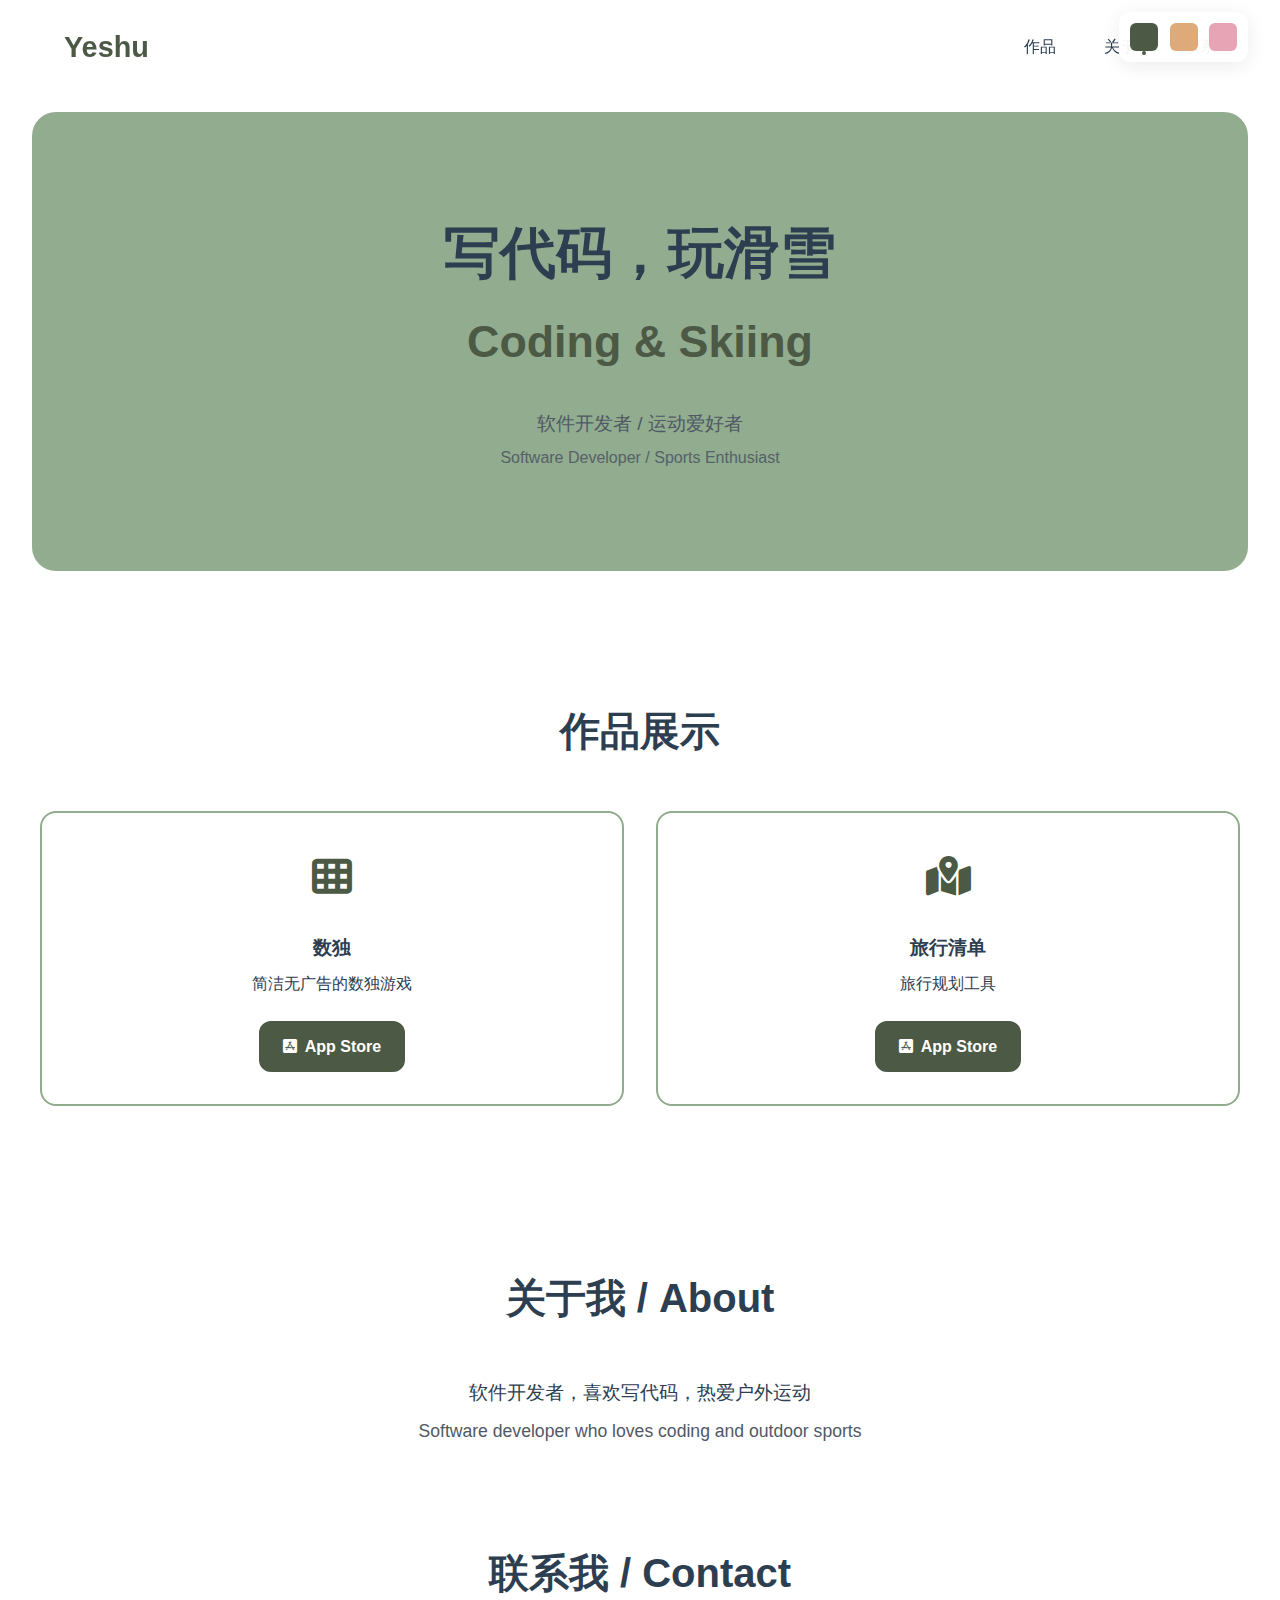
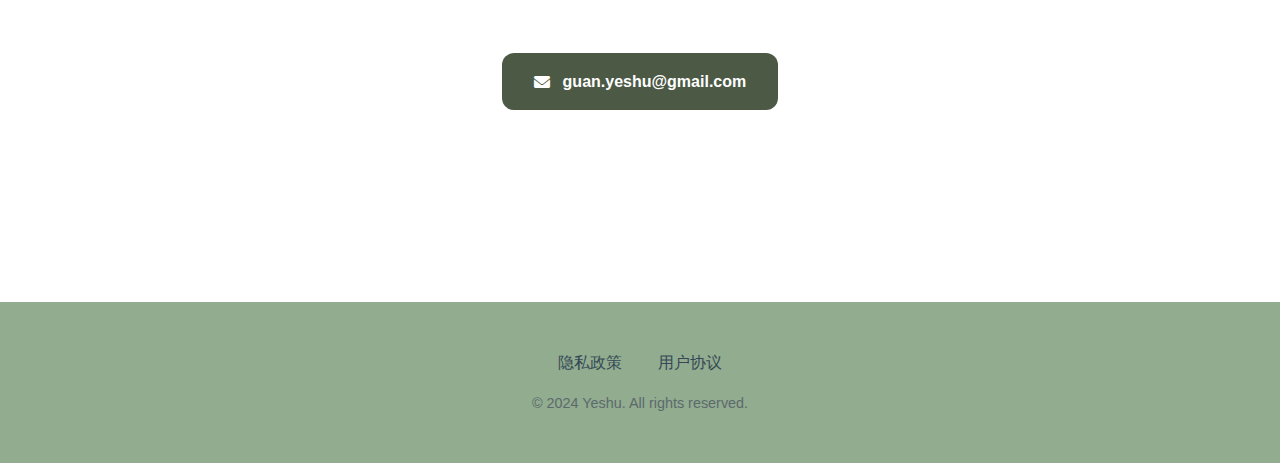
<file: index.html>
<!DOCTYPE html>
<html lang="zh">
<head>
    <meta charset="UTF-8">
    <meta name="viewport" content="width=device-width, initial-scale=1.0">
    <title>Yeshu Apps</title>
    <link rel="stylesheet" href="styles.css">
    <link rel="stylesheet" href="https://cdnjs.cloudflare.com/ajax/libs/font-awesome/6.0.0/css/all.min.css">
</head>
<body>
    <header>
        <nav>
            <div class="logo">Yeshu</div>
            <div class="theme-switcher">
                <button class="theme-btn theme-1 active" data-theme="green"></button>
                <button class="theme-btn theme-2" data-theme="warm"></button>
                <button class="theme-btn theme-3" data-theme="pink"></button>
            </div>
            <ul class="nav-links">
                <li><a href="#apps">作品</a></li>
                <li><a href="#about">关于</a></li>
                <li><a href="#contact">联系</a></li>
            </ul>
        </nav>
    </header>

    <main>
        <section class="hero">
            <h1>写代码，玩滑雪</h1>
            <h1 class="hero-en">Coding & Skiing</h1>
            <p>软件开发者 / 运动爱好者</p>
            <p class="subtitle-en">Software Developer / Sports Enthusiast</p>
        </section>

        <section id="apps" class="apps-grid">
            <h2>作品展示</h2>
            <div class="app-cards">
                <div class="app-card">
                    <div class="app-icon">
                        <i class="fas fa-th"></i>
                    </div>
                    <h3>数独</h3>
                    <p>简洁无广告的数独游戏</p>
                    <a href="https://apps.apple.com/us/app/%E6%95%B0%E7%8B%AC-%E7%AE%80%E6%B4%81%E6%97%A0%E5%B9%BF%E5%91%8A%E6%95%B0%E7%8B%AC%E6%B8%B8%E6%88%8F/id1591771209" class="app-store-button">
                        <i class="fab fa-app-store-ios"></i> App Store
                    </a>
                </div>
                
                <div class="app-card">
                    <div class="app-icon">
                        <i class="fas fa-map-marked-alt"></i>
                    </div>
                    <h3>旅行清单</h3>
                    <p>旅行规划工具</p>
                    <a href="https://apps.apple.com/us/app/%E5%B1%B1%E6%B5%B7-%E6%97%85%E8%A1%8C%E6%B8%85%E5%8D%95-%E6%97%85%E8%A1%8C%E6%97%A5%E8%AE%B0/id6465693593" class="app-store-button">
                        <i class="fab fa-app-store-ios"></i> App Store
                    </a>
                </div>
            </div>
        </section>

        <section id="about" class="about">
            <h2>关于我 / About</h2>
            <div class="about-content">
                <p class="about-description">软件开发者，喜欢写代码，热爱户外运动</p>
                <p class="about-description-en">Software developer who loves coding and outdoor sports</p>
            </div>
        </section>

        <section id="contact" class="contact">
            <h2>联系我 / Contact</h2>
            <div class="contact-buttons">
                <a href="mailto:guan.yeshu@gmail.com" class="contact-button">
                    <i class="fas fa-envelope"></i> guan.yeshu@gmail.com
                </a>
            </div>
        </section>
    </main>

    <footer>
        <div class="footer-content">
            <div class="footer-links">
                <a href="privacy.html">隐私政策</a>
                <a href="agreement.html">用户协议</a>
            </div>
            <p class="copyright">© 2024 Yeshu. All rights reserved.</p>
        </div>
    </footer>
    <script src="theme.js"></script>
</body>
</html>
</file>
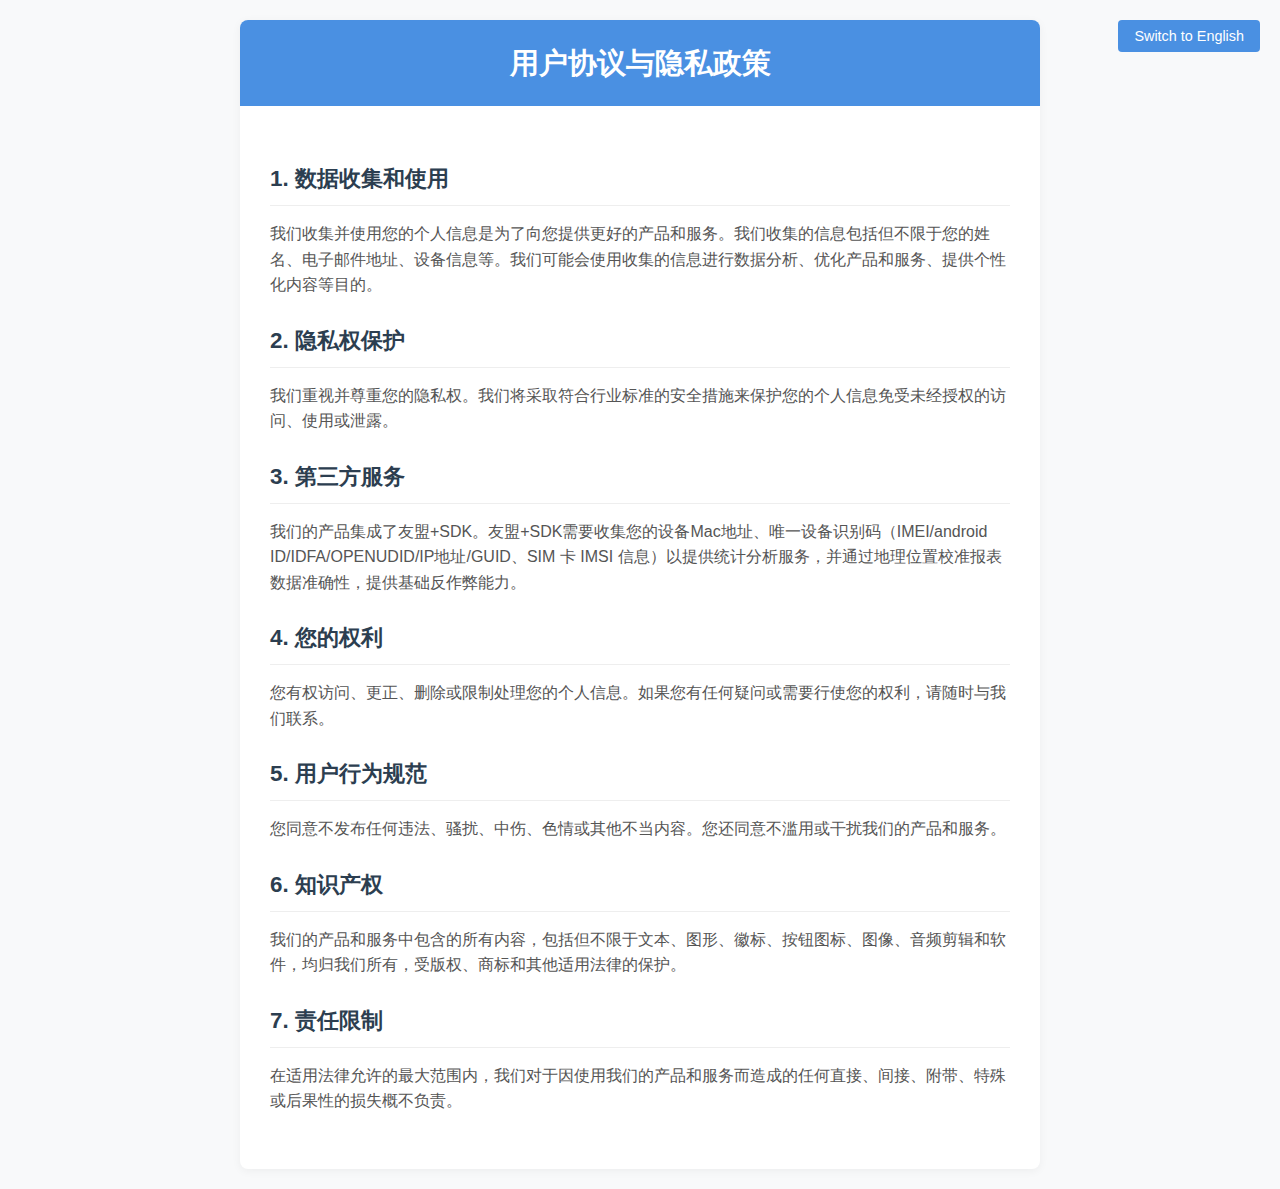
<file: agreement-and-privacy.html>
<!DOCTYPE html>
<html>
<head>
    <title>Agreement and Privacy</title>
    <meta charset="UTF-8">
    <meta name="viewport" content="width=device-width, initial-scale=1.0">
    <style>
        * {
            margin: 0;
            padding: 0;
            box-sizing: border-box;
        }

        body {
            font-family: -apple-system, BlinkMacSystemFont, "Segoe UI", Roboto, sans-serif;
            line-height: 1.6;
            background-color: #f8f9fa;
            color: #333;
            padding: 20px;
        }

        .container {
            max-width: 800px;
            margin: 0 auto;
            background: white;
            border-radius: 8px;
            box-shadow: 0 2px 10px rgba(0,0,0,0.05);
            overflow: hidden;
        }

        .header {
            background-color: #4a90e2;
            padding: 20px;
            text-align: center;
        }

        .content {
            padding: 30px;
        }

        h1 {
            color: white;
            font-size: 1.8em;
            margin: 0;
        }

        h2 {
            color: #2c3e50;
            font-size: 1.4em;
            margin: 25px 0 15px;
            padding-bottom: 8px;
            border-bottom: 1px solid #eee;
        }

        p {
            margin-bottom: 15px;
            color: #555;
        }

        .language-switch {
            position: fixed;
            top: 20px;
            right: 20px;
            background-color: #4a90e2;
            color: white;
            padding: 8px 16px;
            border: none;
            border-radius: 4px;
            cursor: pointer;
            font-size: 0.9em;
            transition: background-color 0.3s;
        }

        .language-switch:hover {
            background-color: #357abd;
        }

        .hidden {
            display: none;
        }

        @media (max-width: 768px) {
            body {
                padding: 10px;
            }
            
            .content {
                padding: 20px;
            }
            
            .language-switch {
                top: 10px;
                right: 10px;
            }
        }

        .section {
            margin-bottom: 25px;
        }
    </style>
</head>
<body>
    <button class="language-switch" onclick="toggleLanguage()">Switch to English</button>

    <div class="container">
        <div class="header">
            <h1>用户协议与隐私政策</h1>
        </div>

        <div class="content">
            <!-- 中文版本 -->
            <div id="chinese">
                <div class="section">
                    <h2>1. 数据收集和使用</h2>
                    <p>我们收集并使用您的个人信息是为了向您提供更好的产品和服务。我们收集的信息包括但不限于您的姓名、电子邮件地址、设备信息等。我们可能会使用收集的信息进行数据分析、优化产品和服务、提供个性化内容等目的。</p>
                </div>

                <div class="section">
                    <h2>2. 隐私权保护</h2>
                    <p>我们重视并尊重您的隐私权。我们将采取符合行业标准的安全措施来保护您的个人信息免受未经授权的访问、使用或泄露。</p>
                </div>

                <div class="section">
                    <h2>3. 第三方服务</h2>
                    <p>我们的产品集成了友盟+SDK。友盟+SDK需要收集您的设备Mac地址、唯一设备识别码（IMEI/android ID/IDFA/OPENUDID/IP地址/GUID、SIM 卡 IMSI 信息）以提供统计分析服务，并通过地理位置校准报表数据准确性，提供基础反作弊能力。</p>
                </div>

                <div class="section">
                    <h2>4. 您的权利</h2>
                    <p>您有权访问、更正、删除或限制处理您的个人信息。如果您有任何疑问或需要行使您的权利，请随时与我们联系。</p>
                </div>

                <div class="section">
                    <h2>5. 用户行为规范</h2>
                    <p>您同意不发布任何违法、骚扰、中伤、色情或其他不当内容。您还同意不滥用或干扰我们的产品和服务。</p>
                </div>

                <div class="section">
                    <h2>6. 知识产权</h2>
                    <p>我们的产品和服务中包含的所有内容，包括但不限于文本、图形、徽标、按钮图标、图像、音频剪辑和软件，均归我们所有，受版权、商标和其他适用法律的保护。</p>
                </div>

                <div class="section">
                    <h2>7. 责任限制</h2>
                    <p>在适用法律允许的最大范围内，我们对于因使用我们的产品和服务而造成的任何直接、间接、附带、特殊或后果性的损失概不负责。</p>
                </div>
            </div>

            <!-- 英文版本 -->
            <div id="english" class="hidden">
                <div class="section">
                    <h2>1. Data Collection and Usage</h2>
                    <p>We collect and use your personal information to provide you with better products and services. The information we collect includes but is not limited to your name, email address, device information, etc. We may use the collected information for data analysis, product optimization, personalized content delivery, and other purposes.</p>
                </div>

                <div class="section">
                    <h2>2. Privacy Protection</h2>
                    <p>We value and respect your privacy rights. We will take industry-standard security measures to protect your personal information from unauthorized access, use, or disclosure.</p>
                </div>

                <div class="section">
                    <h2>3. Third-party Services</h2>
                    <p>Our products integrate UMeng+ SDK. UMeng+ SDK needs to collect your device MAC address, unique device identification (IMEI/android ID/IDFA/OPENUDID/IP address/GUID, SIM card IMSI information) to provide statistical analysis services and calibrate report data accuracy through geolocation.</p>
                </div>

                <div class="section">
                    <h2>4. Your Rights</h2>
                    <p>You have the right to access, correct, delete or limit the processing of your personal information. If you have any questions or need to exercise your rights, please feel free to contact us.</p>
                </div>

                <div class="section">
                    <h2>5. User Conduct</h2>
                    <p>You agree not to post any illegal, harassing, defamatory, pornographic, or other inappropriate content. You also agree not to abuse or interfere with our products and services.</p>
                </div>

                <div class="section">
                    <h2>6. Intellectual Property</h2>
                    <p>All content in our products and services, including but not limited to text, graphics, logos, button icons, images, audio clips, and software, belongs to us and is protected by copyright, trademark, and other applicable laws.</p>
                </div>

                <div class="section">
                    <h2>7. Limitation of Liability</h2>
                    <p>To the maximum extent permitted by applicable law, we are not liable for any direct, indirect, incidental, special, or consequential damages resulting from the use of our products and services.</p>
                </div>
            </div>
        </div>
    </div>

    <script>
        // 获取URL中的语言参数
        function getLanguageFromUrl() {
            const urlParams = new URLSearchParams(window.location.search);
            return urlParams.get('lang');
        }

        // 设置初始语言
        function setInitialLanguage() {
            const lang = getLanguageFromUrl();
            const chineseVersion = document.getElementById('chinese');
            const englishVersion = document.getElementById('english');
            const languageButton = document.querySelector('.language-switch');
            const headerTitle = document.querySelector('.header h1');

            if (lang === 'en') {
                chineseVersion.classList.add('hidden');
                englishVersion.classList.remove('hidden');
                languageButton.textContent = 'Switch to Chinese';
                headerTitle.textContent = 'Agreement and Privacy Policy';
            } else {
                chineseVersion.classList.remove('hidden');
                englishVersion.classList.add('hidden');
                languageButton.textContent = 'Switch to English';
                headerTitle.textContent = '用户协议与隐私政策';
            }
        }

        function toggleLanguage() {
            const chineseVersion = document.getElementById('chinese');
            const englishVersion = document.getElementById('english');
            const languageButton = document.querySelector('.language-switch');
            const headerTitle = document.querySelector('.header h1');

            if (chineseVersion.classList.contains('hidden')) {
                chineseVersion.classList.remove('hidden');
                englishVersion.classList.add('hidden');
                languageButton.textContent = 'Switch to English';
                headerTitle.textContent = '用户协议与隐私政策';
                // 更新URL参数
                window.history.replaceState({}, '', window.location.pathname + '?lang=zh');
            } else {
                chineseVersion.classList.add('hidden');
                englishVersion.classList.remove('hidden');
                languageButton.textContent = 'Switch to Chinese';
                headerTitle.textContent = 'Agreement and Privacy Policy';
                // 更新URL参数
                window.history.replaceState({}, '', window.location.pathname + '?lang=en');
            }
        }

        // 页面加载时设置初始语言
        document.addEventListener('DOMContentLoaded', setInitialLanguage);
    </script>
</body>
</html>
</file>
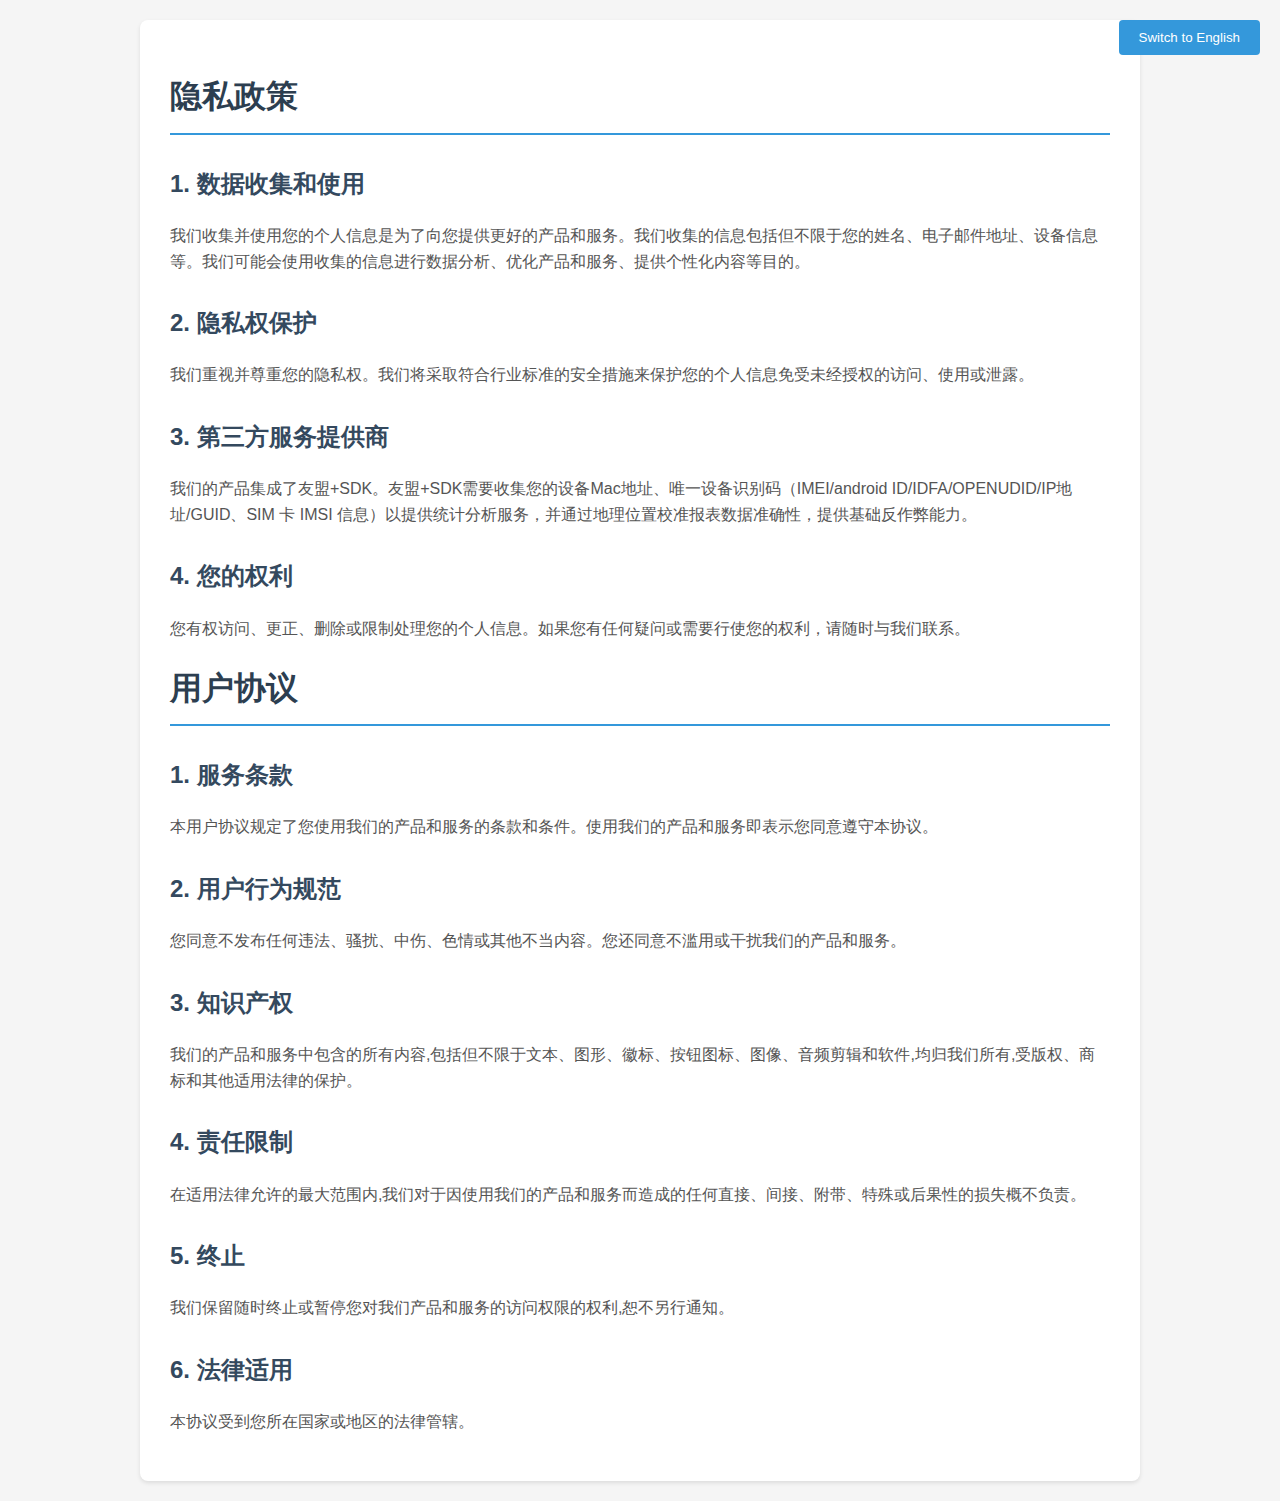
<file: agreement.html>
<!DOCTYPE html>
<html>
<head>
	<title>隐私政策和用户协议</title>
	<style>
		body {
			font-family: Arial, sans-serif;
			line-height: 1.6;
			max-width: 1000px;
			margin: 0 auto;
			padding: 20px;
			background-color: #f5f5f5;
		}
		.container {
			background-color: white;
			padding: 30px;
			border-radius: 8px;
			box-shadow: 0 2px 4px rgba(0,0,0,0.1);
		}
		h1 {
			color: #2c3e50;
			border-bottom: 2px solid #3498db;
			padding-bottom: 10px;
		}
		h2 {
			color: #34495e;
			margin-top: 30px;
		}
		p {
			color: #555;
		}
		.language-switch {
			position: fixed;
			top: 20px;
			right: 20px;
			background-color: #3498db;
			color: white;
			padding: 10px 20px;
			border: none;
			border-radius: 4px;
			cursor: pointer;
			transition: background-color 0.3s;
		}
		.language-switch:hover {
			background-color: #2980b9;
		}
		.hidden {
			display: none;
		}
	</style>
</head>
<body>
	<button class="language-switch" onclick="toggleLanguage()">Switch to English</button>

	<div class="container">
		<!-- 中文版本 -->
		<div id="chinese">
			<h1>隐私政策</h1>

			<h2>1. 数据收集和使用</h2>
			<p>我们收集并使用您的个人信息是为了向您提供更好的产品和服务。我们收集的信息包括但不限于您的姓名、电子邮件地址、设备信息等。我们可能会使用收集的信息进行数据分析、优化产品和服务、提供个性化内容等目的。</p>

			<h2>2. 隐私权保护</h2>
			<p>我们重视并尊重您的隐私权。我们将采取符合行业标准的安全措施来保护您的个人信息免受未经授权的访问、使用或泄露。</p>

			<h2>3. 第三方服务提供商</h2>
			<p>我们的产品集成了友盟+SDK。友盟+SDK需要收集您的设备Mac地址、唯一设备识别码（IMEI/android ID/IDFA/OPENUDID/IP地址/GUID、SIM 卡 IMSI 信息）以提供统计分析服务，并通过地理位置校准报表数据准确性，提供基础反作弊能力。</p>

			<h2>4. 您的权利</h2>
			<p>您有权访问、更正、删除或限制处理您的个人信息。如果您有任何疑问或需要行使您的权利，请随时与我们联系。</p>

			<h1>用户协议</h1>

			<h2>1. 服务条款</h2>
			<p>本用户协议规定了您使用我们的产品和服务的条款和条件。使用我们的产品和服务即表示您同意遵守本协议。</p>

			<h2>2. 用户行为规范</h2>
			<p>您同意不发布任何违法、骚扰、中伤、色情或其他不当内容。您还同意不滥用或干扰我们的产品和服务。</p>

			<h2>3. 知识产权</h2>
			<p>我们的产品和服务中包含的所有内容,包括但不限于文本、图形、徽标、按钮图标、图像、音频剪辑和软件,均归我们所有,受版权、商标和其他适用法律的保护。</p>

			<h2>4. 责任限制</h2>
			<p>在适用法律允许的最大范围内,我们对于因使用我们的产品和服务而造成的任何直接、间接、附带、特殊或后果性的损失概不负责。</p>

			<h2>5. 终止</h2>
			<p>我们保留随时终止或暂停您对我们产品和服务的访问权限的权利,恕不另行通知。</p>

			<h2>6. 法律适用</h2>
			<p>本协议受到您所在国家或地区的法律管辖。</p>
		</div>

		<!-- 英文版本 -->
		<div id="english" class="hidden">
			<h1>Privacy Policy</h1>

			<h2>1. Data Collection and Usage</h2>
			<p>We collect and use your personal information to provide you with better products and services. The information we collect includes but is not limited to your name, email address, device information, etc. We may use the collected information for data analysis, product optimization, personalized content delivery, and other purposes.</p>

			<h2>2. Privacy Protection</h2>
			<p>We value and respect your privacy rights. We will take industry-standard security measures to protect your personal information from unauthorized access, use, or disclosure.</p>

			<h2>3. Third-party Service Providers</h2>
			<p>Our products integrate UMeng+ SDK. UMeng+ SDK needs to collect your device MAC address, unique device identification (IMEI/android ID/IDFA/OPENUDID/IP address/GUID, SIM card IMSI information) to provide statistical analysis services and calibrate report data accuracy through geolocation.</p>

			<h2>4. Your Rights</h2>
			<p>You have the right to access, correct, delete or limit the processing of your personal information. If you have any questions or need to exercise your rights, please feel free to contact us.</p>

			<h1>User Agreement</h1>

			<h2>1. Terms of Service</h2>
			<p>This user agreement sets forth the terms and conditions for your use of our products and services. By using our products and services, you agree to comply with this agreement.</p>

			<h2>2. User Conduct</h2>
			<p>You agree not to post any illegal, harassing, defamatory, pornographic, or other inappropriate content. You also agree not to abuse or interfere with our products and services.</p>

			<h2>3. Intellectual Property</h2>
			<p>All content in our products and services, including but not limited to text, graphics, logos, button icons, images, audio clips, and software, belongs to us and is protected by copyright, trademark, and other applicable laws.</p>

			<h2>4. Limitation of Liability</h2>
			<p>To the maximum extent permitted by applicable law, we are not liable for any direct, indirect, incidental, special, or consequential damages resulting from the use of our products and services.</p>

			<h2>5. Termination</h2>
			<p>We reserve the right to terminate or suspend your access to our products and services at any time without notice.</p>

			<h2>6. Governing Law</h2>
			<p>This agreement is governed by the laws of your country or region.</p>
		</div>
	</div>

	<script>
		function toggleLanguage() {
			const chineseVersion = document.getElementById('chinese');
			const englishVersion = document.getElementById('english');
			const languageButton = document.querySelector('.language-switch');

			if (chineseVersion.classList.contains('hidden')) {
				chineseVersion.classList.remove('hidden');
				englishVersion.classList.add('hidden');
				languageButton.textContent = 'Switch to English';
			} else {
				chineseVersion.classList.add('hidden');
				englishVersion.classList.remove('hidden');
				languageButton.textContent = '切换到中文';
			}
		}
	</script>
</body>
</html>
</file>
<file: styles.css>
:root {
    /* 绿色主题 */
    --green-primary: #4B5945;
    --green-light: #91AC8F;
    --green-dark: #66785F;
    
    /* 暖色主题 */
    --warm-primary: #DEAA79;
    --warm-light: #FFE6A9;
    --warm-dark: #B1C29E;
    
    /* 粉色主题 */
    --pink-primary: #E6A4B4;
    --pink-light: #F5EEE6;
    --pink-dark: #F3D7CA;
    
    /* 通用文字颜色 */
    --text-dark: #2C3E50;    /* 主要文字颜色 */
    --text-gray: #505965;    /* 次要文字颜色 */
    
    /* 默认使用绿色主题 */
    --primary-color: var(--green-primary);
    --primary-light: var(--green-light);
    --primary-dark: var(--green-dark);
    --text-color: var(--text-dark);
    --background-color: #fff;
    --card-background: rgba(145, 172, 143, 0.1);
}

* {
    margin: 0;
    padding: 0;
    box-sizing: border-box;
}

body {
    font-family: -apple-system, BlinkMacSystemFont, "Segoe UI", Roboto, sans-serif;
    line-height: 1.6;
    color: var(--text-dark);
    background: var(--background-color);
}

header {
    background: rgba(255, 255, 255, 0.9);
    backdrop-filter: blur(10px);
    position: fixed;
    width: 100%;
    top: 0;
    z-index: 100;
}

nav {
    max-width: 1200px;
    margin: 0 auto;
    padding: 1.5rem;
    display: flex;
    justify-content: space-between;
    align-items: center;
}

.logo {
    font-size: 1.8rem;
    font-weight: bold;
    color: var(--primary-color);
}

.nav-links {
    display: flex;
    list-style: none;
    gap: 3rem;
}

.nav-links a {
    text-decoration: none;
    color: var(--text-dark);
    font-weight: 500;
}

main {
    margin-top: 80px;
    padding: 2rem;
}

.hero {
    text-align: center;
    padding: 6rem 0;
    background: var(--primary-light);
    border-radius: 24px;
    margin-bottom: 4rem;
}

.hero h1 {
    font-size: 3.5rem;
    font-weight: 700;
    margin-bottom: 0.5rem;
    color: var(--text-dark);
    -webkit-text-fill-color: initial;
}

.hero-en {
    font-size: 2.8rem !important;
    margin-bottom: 2rem !important;
    color: var(--primary-color) !important;
    -webkit-text-fill-color: var(--primary-color) !important;
}

.hero p {
    font-size: 1.2rem;
    color: var(--text-gray);
    margin-bottom: 0.3rem;
}

.subtitle-en {
    font-size: 1rem !important;
    color: var(--text-gray);
    opacity: 0.9;
}

.apps-grid {
    max-width: 1200px;
    margin: 0 auto;
    padding: 4rem 0;
}

h2 {
    font-size: 2.5rem;
    margin-bottom: 3rem;
    text-align: center;
    color: var(--text-dark);
}

.app-cards {
    display: grid;
    grid-template-columns: repeat(auto-fit, minmax(300px, 1fr));
    gap: 2rem;
}

.app-card {
    background: #fff;
    border-radius: 16px;
    padding: 2rem;
    text-align: center;
    transition: all 0.3s ease;
    border: 2px solid var(--primary-light);
}

.app-card:hover {
    transform: translateY(-8px);
    border-color: var(--primary-color);
    box-shadow: 0 20px 40px rgba(0, 0, 0, 0.08);
}

.app-icon {
    font-size: 2.5rem;
    color: var(--primary-color);
    margin-bottom: 1.5rem;
}

.app-store-button {
    display: inline-flex;
    align-items: center;
    gap: 0.5rem;
    background: var(--primary-color);
    color: #fff;
    padding: 0.8rem 1.5rem;
    border-radius: 12px;
    text-decoration: none;
    margin-top: 1.5rem;
    font-weight: 500;
    transition: all 0.3s ease;
    border: none;
}

.app-store-button:hover {
    background: var(--primary-dark);
    transform: translateY(-2px);
}

.about, .contact {
    max-width: 800px;
    margin: 6rem auto;
    text-align: center;
}

.about-description {
    font-size: 1.2rem;
    margin-bottom: 0.5rem;
    color: var(--text-dark);
}

.about-description-en {
    font-size: 1.1rem;
    color: var(--text-gray);
    margin-bottom: 2rem;
}

.contact-button {
    display: inline-flex;
    align-items: center;
    gap: 0.8rem;
    background: var(--primary-color);
    color: #fff;
    padding: 1rem 2rem;
    border-radius: 12px;
    text-decoration: none;
    font-weight: 500;
    transition: all 0.3s ease;
    border: none;
}

.contact-button:hover {
    background: var(--primary-dark);
    transform: translateY(-2px);
}

footer {
    background: var(--primary-light);
    padding: 3rem;
    margin-top: 4rem;
    text-align: center;
}

.footer-links {
    margin-bottom: 1rem;
}

.footer-links a {
    color: var(--text-dark);
    text-decoration: none;
    margin: 0 1rem;
    opacity: 0.9;
}

.copyright {
    color: var(--text-gray);
    opacity: 0.8;
    font-size: 0.9rem;
}

@media (max-width: 768px) {
    .nav-links {
        display: none;
    }
    
    .hero h1 {
        font-size: 2.5rem;
    }
    
    .hero-en {
        font-size: 2rem !important;
    }
    
    .app-cards {
        grid-template-columns: 1fr;
    }
    
    .hero {
        padding: 4rem 1rem;
    }
} 

/* 更新主题切换按钮样式 */
.theme-switcher {
    display: flex;
    gap: 0.7rem;
    position: fixed;
    bottom: 2rem;
    right: 2rem;
    padding: 0.7rem;
    background: rgba(255, 255, 255, 0.95);
    border-radius: 12px;
    box-shadow: 0 4px 20px rgba(0, 0, 0, 0.08);
    z-index: 100;
}

.theme-btn {
    width: 28px;
    height: 28px;
    border-radius: 6px;
    border: none;
    cursor: pointer;
    transition: all 0.2s ease;
    position: relative;
}

.theme-btn:hover {
    transform: translateY(-2px);
}

.theme-btn.active::after {
    content: '';
    position: absolute;
    bottom: -4px;
    left: 50%;
    transform: translateX(-50%);
    width: 4px;
    height: 4px;
    border-radius: 50%;
    background: var(--primary-color);
}

/* 更新主题按钮颜色 */
.theme-1 {
    background: var(--green-primary);
}

.theme-2 {
    background: var(--warm-primary);
}

.theme-3 {
    background: var(--pink-primary);
}

/* 移动端适配 */
@media (max-width: 768px) {
    .theme-switcher {
        bottom: 1.5rem;
        right: 1.5rem;
    }
} 

/* 更新按钮文字颜色 */
.app-store-button, .contact-button {
    color: #fff;
    font-weight: 600;  /* 加粗按钮文字 */
}

/* 更新卡片标题颜色 */
.app-card h3 {
    color: var(--text-dark);
    margin-bottom: 0.5rem;
}
</file>
